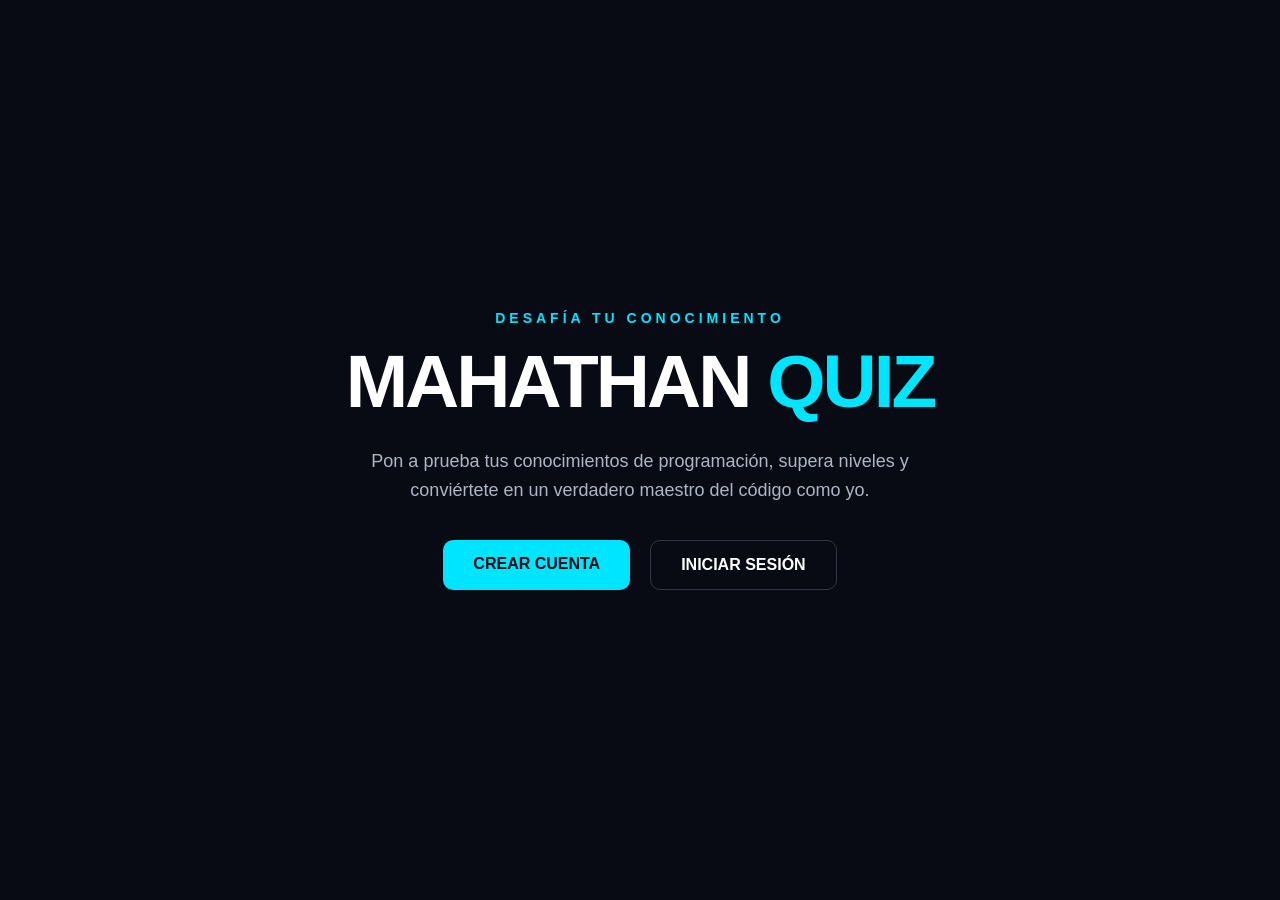
<file: index.html>
<!DOCTYPE html>
<html lang="es">
<head>
    <meta charset="UTF-8">
    <meta name="viewport" content="width=device-width, initial-scale=1.0">

    <title>Mahathan Quiz</title>

    <link rel="stylesheet" href="css/style.css">
</head>

<body>

    <main class="inicio">

        <section class="contenido">

            <p class="etiqueta">DESAFÍA TU CONOCIMIENTO</p>

            <h1>
                MAHATHAN
                <span>QUIZ</span>
            </h1>

            <p class="descripcion">
                Pon a prueba tus conocimientos de programación,
                supera niveles y conviértete en un verdadero
                maestro del código como yo.
            </p>

            <div class="botones">
                <a href="pages/registro.html" class="btn principal">
                    CREAR CUENTA
                </a>

                <a href="pages/login.html" class="btn secundario">
                    INICIAR SESIÓN
                </a>
            </div>

        </section>

    </main>

</body>
</html>
</file>
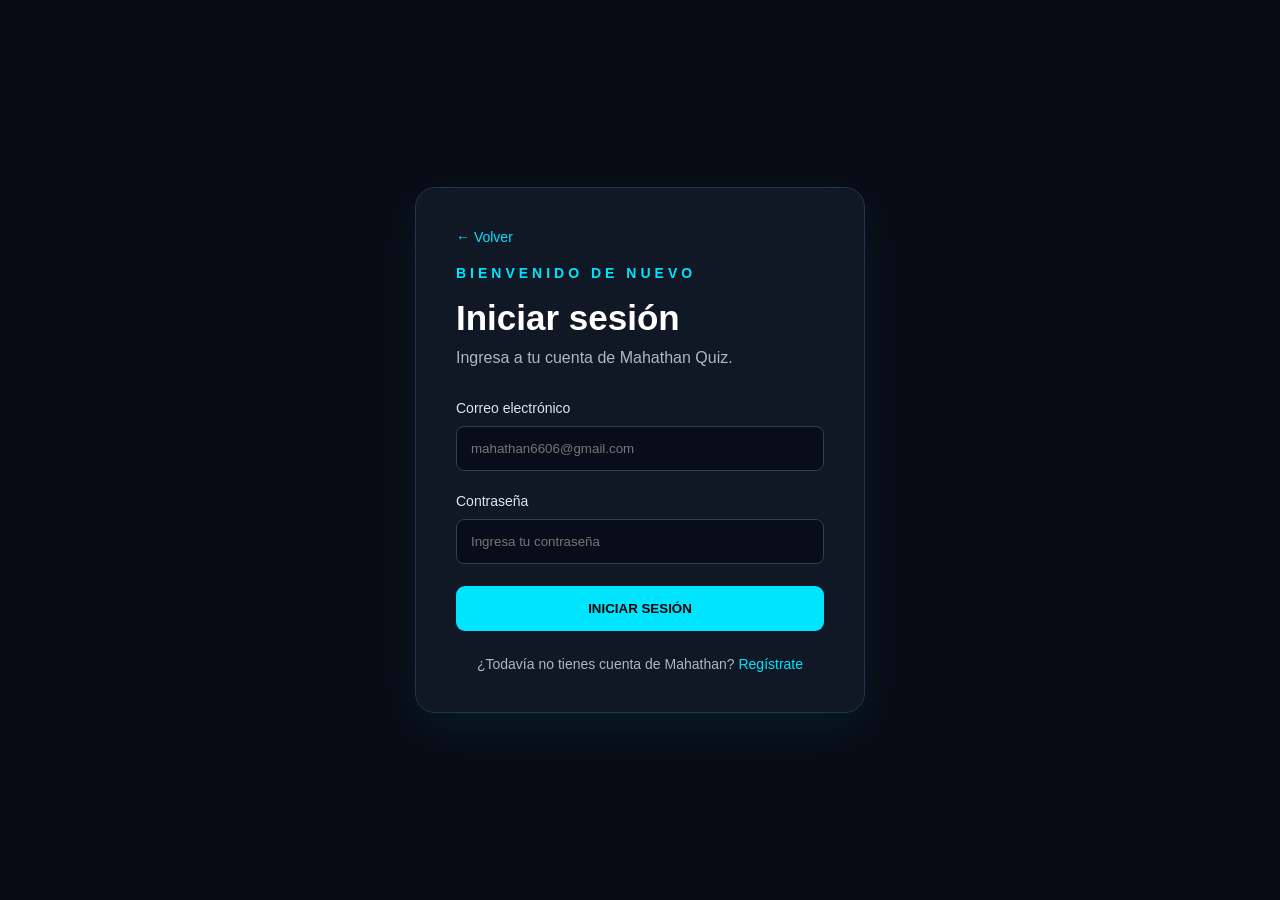
<file: pages/juego.html>
<!DOCTYPE html>
<html lang="es">
<head>
    <meta charset="UTF-8">
    <meta name="viewport" content="width=device-width, initial-scale=1.0">

    <title>Desafío | Programming Quiz</title>

    <link rel="stylesheet" href="../css/style.css">
    <link rel="stylesheet" href="../css/juego.css">
</head>

<body>

    <main class="juego-container">

        <header class="juego-header">

            <a href="niveles.html" class="salir">← Salir</a>

            <span id="nombreNivel">NIVEL 1</span>

            <div class="vidas" id="vidas">❤️ ❤️ ❤️</div>

        </header>

        <section class="panel-juego">

            <div class="informacion-pregunta">

                <span id="numeroPregunta">PREGUNTA 1 / 10</span>

                <span id="temporizador">⏱️ 20</span>

            </div>

            <div class="barra">
                <div id="progresoPregunta"></div>
            </div>

            <div class="puntos">
                ⭐ <span id="puntos">0</span> XP
            </div>

            <h1 id="pregunta">
                Cargando pregunta...
            </h1>

            <div class="opciones" id="opciones">

            </div>

            <p id="mensaje"></p>

            <button id="siguiente" disabled>
                SIGUIENTE PREGUNTA →
            </button>

        </section>

    </main>

    <script src="../js/juego.js"></script>

</body>
</html>
</file>
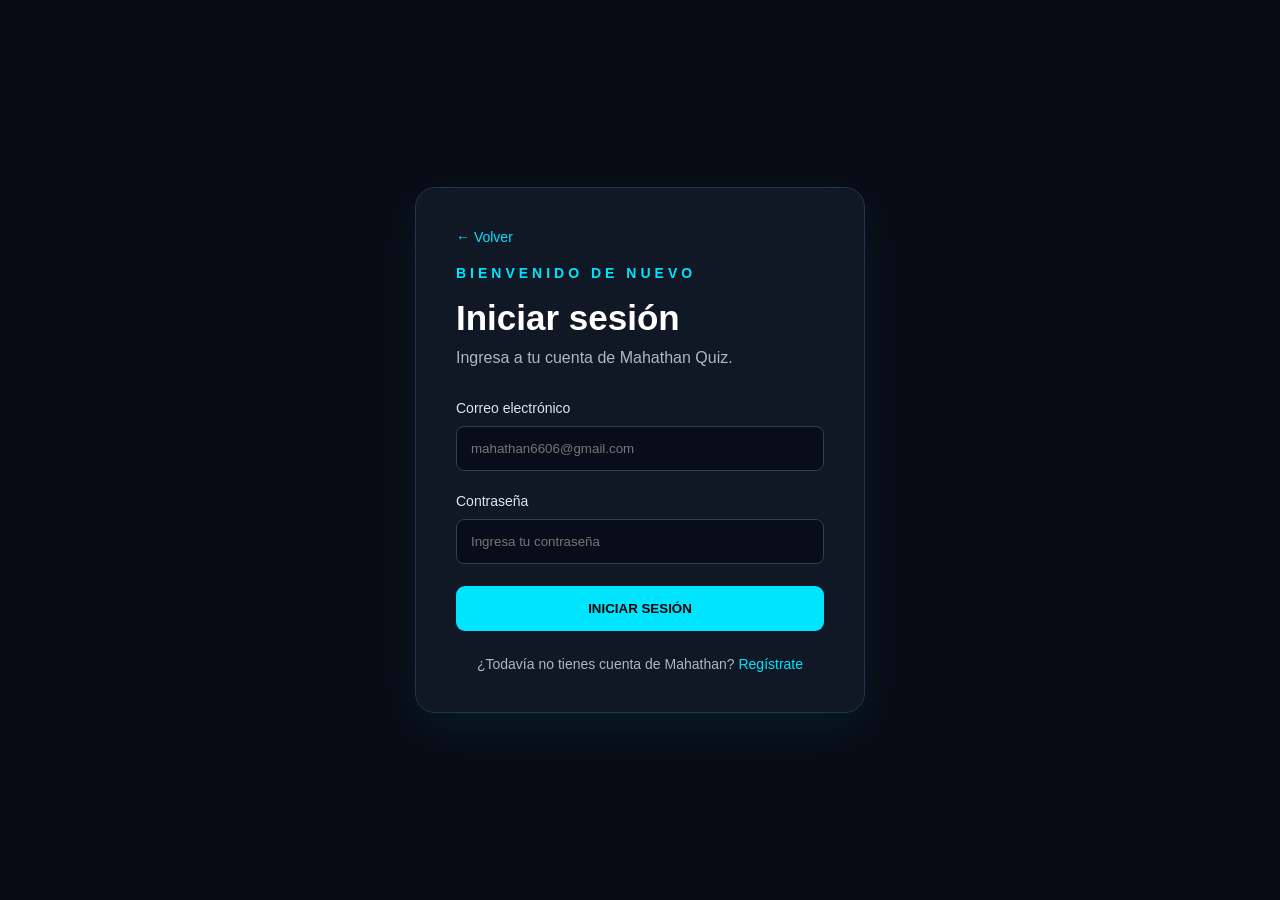
<file: pages/login.html>
<!DOCTYPE html>
<html lang="es">
<head>
    <meta charset="UTF-8">
    <meta name="viewport" content="width=device-width, initial-scale=1.0">
    <title>Iniciar sesión | Mahathan Quiz</title>

    <link rel="stylesheet" href="../css/style.css">
    <link rel="stylesheet" href="../css/login.css">
</head>

<body>

    <main class="login-container">

        <form class="login-form" id="formLogin">

            <a href="../index.html" class="volver">← Volver</a>

            <p class="etiqueta">BIENVENIDO DE NUEVO</p>

            <h1>Iniciar sesión</h1>

            <p class="subtitulo">
                Ingresa a tu cuenta de Mahathan Quiz.
            </p>

            <div class="campo">
                <label for="correo">Correo electrónico</label>
                <input type="email" id="correo" placeholder="mahathan6606@gmail.com" required>
            </div>

            <div class="campo">
                <label for="contrasena">Contraseña</label>
                <input type="password" id="contrasena" placeholder="Ingresa tu contraseña" required>
            </div>

            <button type="submit" class="btn-login">
                INICIAR SESIÓN
            </button>

            <p id="mensaje"></p>

            <p class="registro-link">
                ¿Todavía no tienes cuenta de Mahathan?
                <a href="registro.html">Regístrate</a>
            </p>

        </form>

    </main>

    <script src="../js/login.js"></script>

</body>
</html>
</file>
<file: css/style.css>
* {
    margin: 0;
    padding: 0;
    box-sizing: border-box;
}

body {
    font-family: Arial, sans-serif;
    background: #080b14;
    color: white;
}

.inicio {
    min-height: 100vh;
    display: flex;
    justify-content: center;
    align-items: center;
    text-align: center;
    padding: 30px;
}

.contenido {
    max-width: 800px;
}

.etiqueta {
    color: #00e5ff;
    font-size: 14px;
    font-weight: bold;
    letter-spacing: 4px;
    margin-bottom: 20px;
}

h1 {
    font-size: 75px;
    line-height: 0.95;
    font-weight: 900;
    letter-spacing: -3px;
}

h1 span {
    color: #00e5ff;
}

.descripcion {
    margin: 30px auto;
    max-width: 600px;
    color: #aeb5c5;
    font-size: 18px;
    line-height: 1.6;
}

.botones {
    display: flex;
    justify-content: center;
    gap: 20px;
    margin-top: 35px;
}

.btn {
    text-decoration: none;
    padding: 15px 30px;
    border-radius: 10px;
    font-weight: bold;
    transition: 0.3s;
}

.principal {
    background: #00e5ff;
    color: #080b14;
}

.principal:hover {
    transform: translateY(-4px);
    box-shadow: 0 10px 30px rgba(0, 229, 255, 0.3);
}

.secundario {
    border: 1px solid #303747;
    color: white;
}

.secundario:hover {
    background: #151b2a;
    transform: translateY(-4px);
}

@media (max-width: 600px) {

    h1 {
        font-size: 50px;
    }

    .botones {
        flex-direction: column;
    }

    .btn {
        width: 100%;
    }
}
</file>
<file: css/juego.css>
.juego-container {
    width: 90%;
    max-width: 850px;
    margin: 40px auto;
}

.juego-header {
    display: flex;
    justify-content: space-between;
    align-items: center;
    margin-bottom: 35px;
    gap: 15px;
}

.salir {
    color: #00e5ff;
    text-decoration: none;
}

#nombreNivel {
    font-weight: bold;
    color: #00e5ff;
}

.vidas {
    font-size: 20px;
}

.panel-juego {
    background: #101725;
    border: 1px solid #263348;
    padding: 40px;
    border-radius: 20px;
}

.informacion-pregunta {
    display: flex;
    justify-content: space-between;
    color: #aeb5c5;
    font-weight: bold;
}

.barra {
    height: 9px;
    background: #263348;
    border-radius: 20px;
    margin: 20px 0;
    overflow: hidden;
}

#progresoPregunta {
    height: 100%;
    width: 0%;
    background: #00e5ff;
    transition: width 0.3s;
}

.puntos {
    color: #00e5ff;
    margin: 25px 0;
    font-weight: bold;
}

.panel-juego h1 {
    font-size: 25px;
    line-height: 1.5;
    letter-spacing: 0;
    margin-bottom: 30px;
}

.opciones {
    display: grid;
    gap: 15px;
}

.opcion {
    width: 100%;
    padding: 17px;
    background: #080e19;
    color: white;
    border: 1px solid #303d52;
    border-radius: 10px;
    text-align: left;
    cursor: pointer;
    transition: 0.2s;
}

.opcion:hover:not(:disabled) {
    border-color: #00e5ff;
    background: #142438;
}

.opcion.correcta {
    border-color: #20d68a;
    background: #10372e;
}

.opcion.incorrecta {
    border-color: #ff5c70;
    background: #3b202b;
}

.opcion:disabled {
    cursor: default;
}

#mensaje {
    margin-top: 20px;
    font-weight: bold;
}

#siguiente {
    width: 100%;
    padding: 15px;
    margin-top: 25px;
    border: none;
    border-radius: 9px;
    background: #00e5ff;
    color: #080b14;
    font-weight: bold;
    cursor: pointer;
}

#siguiente:disabled {
    opacity: 0.4;
    cursor: not-allowed;
}

@media (max-width: 550px) {
    .panel-juego {
        padding: 22px;
    }

    .panel-juego h1 {
        font-size: 21px;
    }

    .juego-header {
        flex-wrap: wrap;
    }
}
</file>
<file: css/login.css>
.login-container {
    min-height: 100vh;
    display: flex;
    justify-content: center;
    align-items: center;
    padding: 25px;
}

.volver {
    color: #00e5ff;
    text-decoration: none;
    font-size: 14px;
    margin-bottom: 20px;
    display: inline-block;
}
.login-form {
    width: 100%;
    max-width: 450px;
    background: #101725;
    border: 1px solid #263348;
    border-radius: 20px;
    padding: 40px;
    box-shadow: 0 15px 50px rgba(0, 229, 255, 0.08);
}

.login-form h1 {
    font-size: 35px;
    letter-spacing: 0;
    margin-bottom: 12px;
}

.subtitulo {
    color: #aeb5c5;
    line-height: 1.5;
    margin-bottom: 30px;
}

.campo {
    display: flex;
    flex-direction: column;
    gap: 10px;
    margin-bottom: 22px;
}

.campo label {
    color: #dce4f1;
    font-size: 14px;
}

.campo input {
    padding: 14px;
    border-radius: 8px;
    border: 1px solid #303d52;
    background: #080e19;
    color: white;
    outline: none;
}

.campo input:focus {
    border-color: #00e5ff;
}

.btn-login {
    width: 100%;
    padding: 15px;
    background: #00e5ff;
    border: none;
    border-radius: 9px;
    font-weight: bold;
    cursor: pointer;
    transition: 0.3s;
}

.btn-login:hover {
    background: #00bcd4;
    transform: translateY(-3px);
}

.registro-link {
    text-align: center;
    color: #aeb5c5;
    margin-top: 25px;
    font-size: 14px;
}

.registro-link a {
    color: #00e5ff;
    text-decoration: none;
}

#mensaje {
    text-align: center;
    margin-top: 15px;
    color: #ff6b6b;
}
</file>
